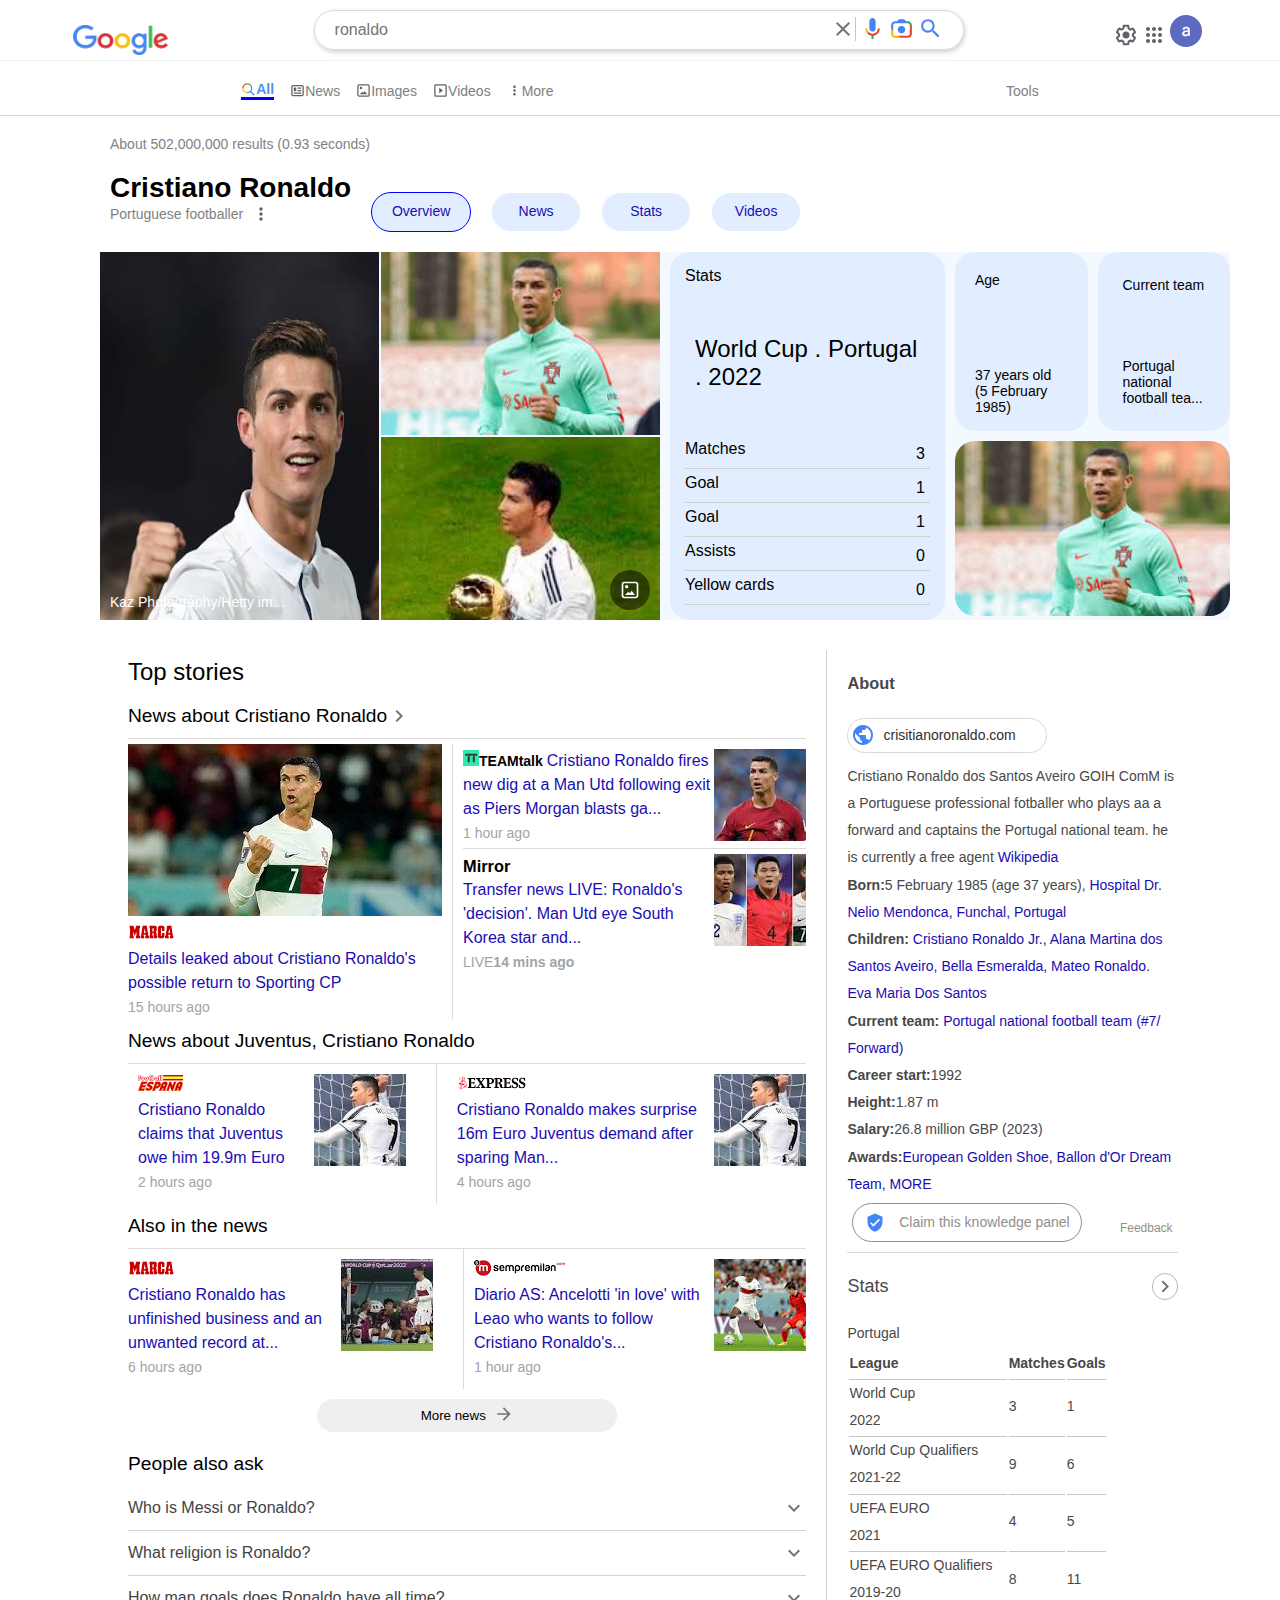
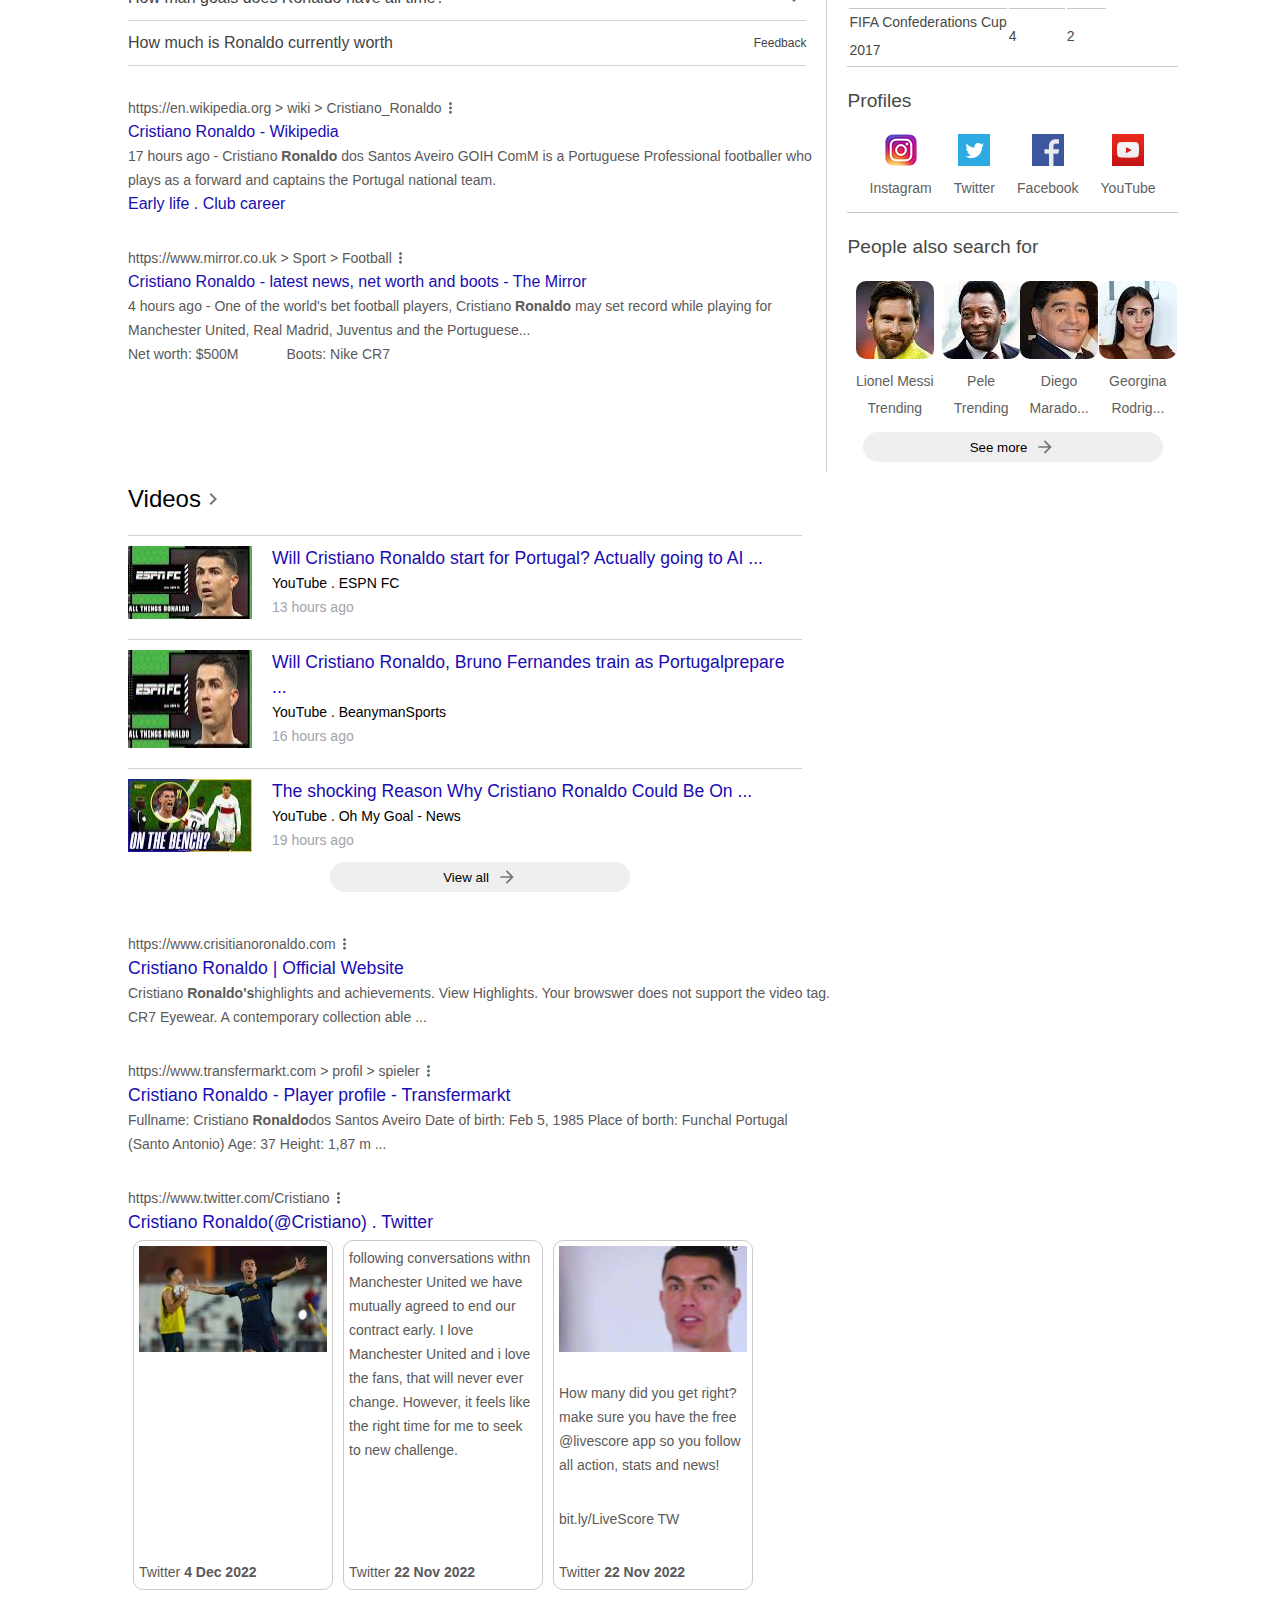
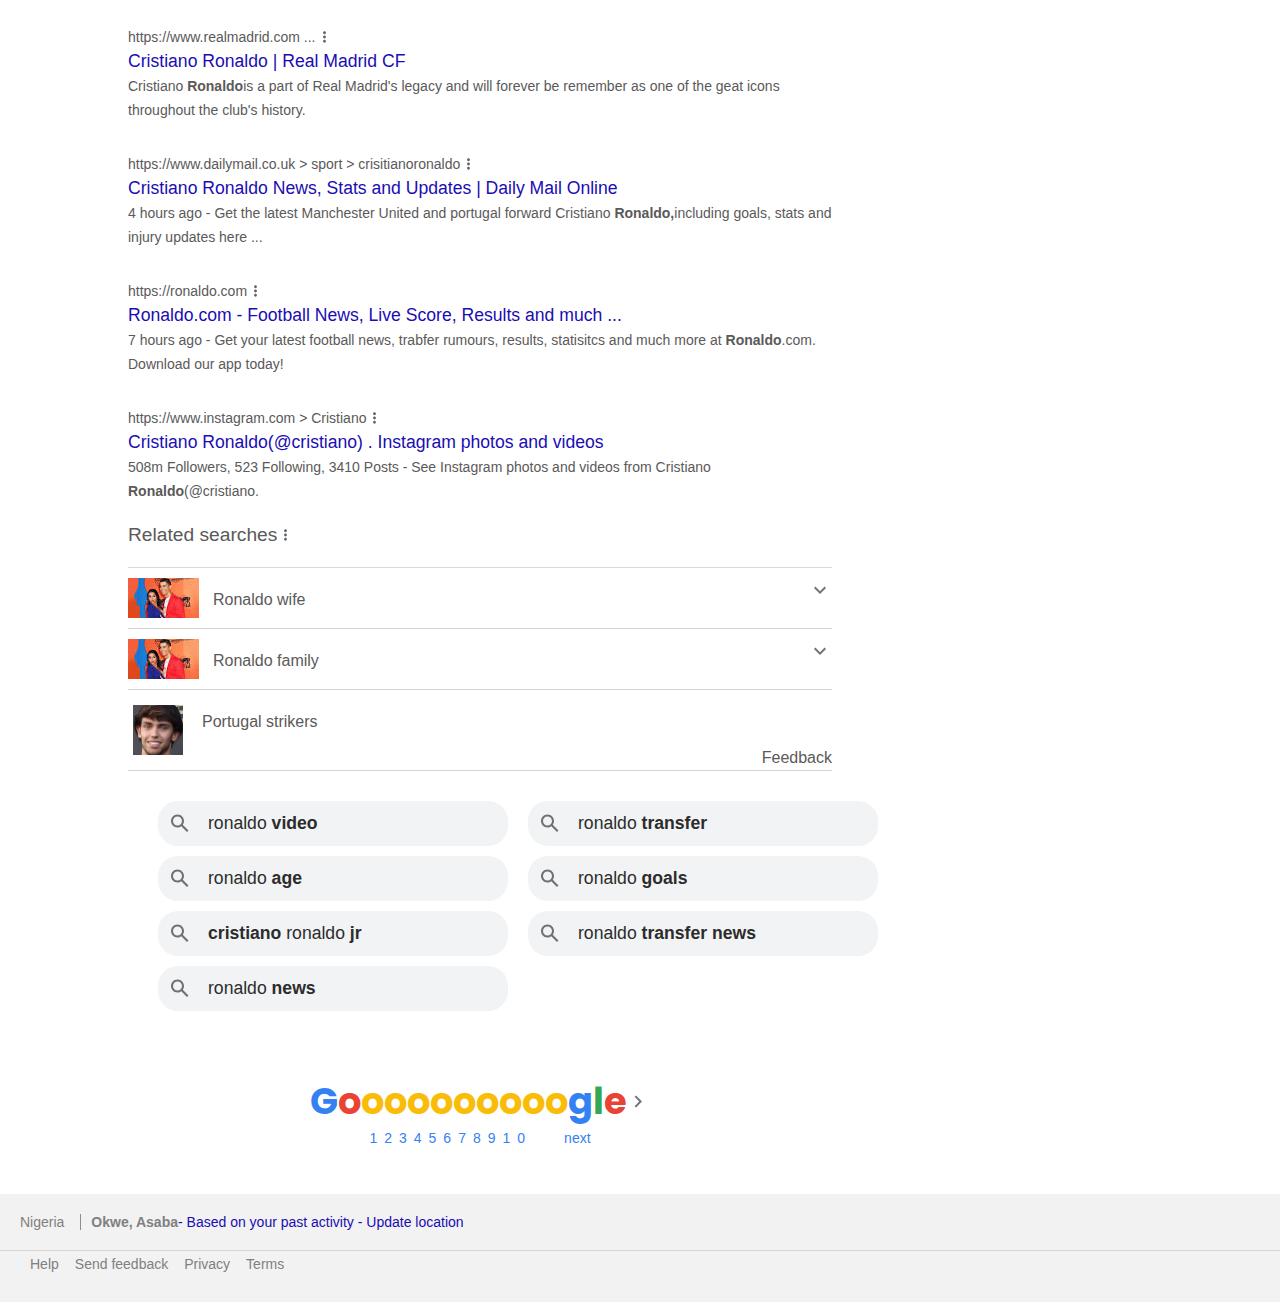
<file: index.html>
<!DOCTYPE html>
<html lang="en">
<head>
    <meta charset="UTF-8">
    <meta http-equiv="X-UA-Compatible" content="IE=edge">
    <meta name="viewport" content="width=device-width, initial-scale=1.0">
    <link rel="stylesheet" href="style.css">
    <title>Ronaldo</title>
</head>
<body>
    <header>
        <nav class="nav1"> 
            <div class="head-flex">
                <img src="/images/googl.png" alt="" class="googl">
                <div class="search-tools" >
                    <input type="text" placeholder="ronaldo">
            <div class="tools">
                    <img src="/images/clear.svg" alt=""class="camer">
                    <img src="/images/voicenote.svg" alt=""class="cam">
                    <img src="/images/searchvideo.svg" alt="" class="cam">
                    <img src="/images/search.svg" alt=""class="cam">
                </div>
                </div>
            
                <div class="search-toolsb">
                    <img src="/images/settings.svg" alt="">
                    <img src="/images/apps.svg" alt="">
                    <img src="/images/anuli.png" alt="" class="lettera">

                </div>
            </div>
        </nav>
    </header>

        <div class="nav2">
            <div class="nav2-prop">
                <div class="all"><img src="/images/search2.svg" alt=""><p>All</p></div> 
                <div><img src="images/news.svg" alt=""><p>News</p></div>
                <div><img src="/images/imageview.svg" alt=""><P>Images</P></div>
                <div><img src="/images/videosview.svg" alt=""><p>Videos</p></div>
                <div><img src="/images/moreview.svg" alt=""><p>More</p></div>
            </div>
            <div class="tools">Tools</div>
        </div>
   
        <!-- SECTION ONE -->
        <div class="main">
        <div class="figure">
            <p>About 502,000,000 results (0.93 seconds)</p>
        </div>
        <div class="cronald">
            <div class="rona">
                <h1>Cristiano Ronaldo</h1>
             <div><p>Portuguese footballer</p><img src="/images/moreview.svg" alt=""class="threedots"></div>
            </div>
            <div class="overview">
            <ul>
                <li id="over"><a href="#">Overview</a></li>
                <li> <a href="#">News</a></li>
                <li><a href="#">Stats</a></li>
                <li><a href="#">Videos</a></li>
                
            </ul>
        </div>
        </div>
        <div class="gridcontainer">
            <div class="grid-1">
                <div class="g-1"><img src="/images/ronaflex.jpeg" alt=""></div>
                <div class="g-2"><img src="/images/ronaflex2.jpeg" alt=""></div>
                <div class="g-3"><img src="/images/ronaflex3.jpeg" alt=""></div>
                <div class="kaz"><p>Kaz Photography/Hetty im...</p></div> 
                <div class="position"><img src="/images/positioncam.svg" alt=""></div>
            </div>
            
            <div class="grid-more">
                <div class="grid2">
                    <div class="stati">
                    <div><p>Stats</p></div> 
                  <div><h4>World Cup . Portugal . 2022</h4></div>       
                    <div>
                       <div class="score" > Matches<p> 3</p></div>
                       <div class="score">Goal <p> 1</p></div>
                       <div class="score">Goal <p> 1</p></div>
                       <div class="score">Assists <p> 0</p></div>
                       <div class="score">Yellow cards<p> 0</p></div>
                    </div> 
                </div>   
                </div>
                <div class="grid3">
                    <div class="age">
                        <div>Age</div>
                        <div><p>37 years old (5 February 1985)</p></div></div>
                    </div>
                <div class="grid4">
                    <div class="team">
                    <div><p>Current team</p></div>
                    <div><p>Portugal national football tea...</p></div></div>
                </div>
                <div class="grid5">
                    <img src="/images/ronaflex3.jpeg" alt="">
                </div>
            </div>

            
        </div> 
    </div>
        <!-- SECTION TWO -->
        <div class="double-flex">
            <div class="sec2-container">
            <div class="twintop">
                <div class="top">
                <h3>Top stories</h3>
             <div class="cr7"><p>News about Cristiano Ronaldo</p><img src="/images/stats.svg" alt=""></div>
            </div>
            <div class="top1">
                <div class="marca">
                    <img src="/images/rona4.jpeg" alt="">
                    <img src="/images/marca.png" alt=""><div> <a href="#">Details leaked about Cristiano Ronaldo's possible return to Sporting CP</a></div><p class="lastseen">15 hours ago</p></div> 
                
                    <div class="top1flex">
                    <div class="ttalk">
                        <div>
                        <img src="/images/tt.png" alt=""><span>TEAMtalk</span>
                       <a href="#">Cristiano Ronaldo fires new dig at a Man Utd following exit as Piers Morgan blasts ga...</a>
                        <p class="lastseen">1 hour ago</p></div>
                        <div><img src="/images/ttimage.jpeg" alt=""></div>
                    </div>
                    <div class="mirror">
                        <div>
                        <h3>Mirror</h3>
                        <a href="">Transfer news LIVE: Ronaldo's 'decision'. Man Utd eye South Korea star and...</a>
                        <div class="lastseen">LIVE<span>14 mins ago</span></div></div>
                        <div><img src="/images/mirrror.jpeg" alt=""></div>

                    </div>
                </div>
            </div>
            
            <p class="ronanews">News about Juventus, Cristiano Ronaldo</p>
            <div class="top2flex">

                <div class="espana">
                    <div class="esp">
                    <img src="/images/espana.png" alt="">
                  <div>  <a href="">Cristiano Ronaldo claims that Juventus owe him 19.9m Euro </a></div>
                    <p class="lastseen">2 hours ago</p></div>
                    <div><img src="/images/rona5.jpeg" alt=""></div>

                </div>
                <div class="express">
                    <div>
                        <img src="/images/express.png" alt="">
                      <div>  <a href="">Cristiano Ronaldo makes surprise 16m Euro Juventus demand after sparing Man...</a></div>
                        <p class="lastseen">4 hours ago</p>
                    </div>
                    <div>
                        <img src="/images/rona5.jpeg" alt="">
                    </div>
                </div>
            </div> 
            <p class="ronanews">Also in the news</p>
            <div class="top3flex">
                <div class="marca2">
                    <div>
                    <img src="/images/marca.png" alt="">
                    <div><a href="">Cristiano Ronaldo has unfinished business and an unwanted record at...</a></div><p class="lastseen">6 hours ago</p></div>
                    <div><img src="/images/rona6.jpeg" alt=""></div>

                </div>
                <div class="border "></div>
                <div class="semper">
                    <div><img src="/images/semper.png" alt="">
                    <div><a href="">Diario AS: Ancelotti 'in love' with Leao who wants to follow Cristiano Ronaldo's...</a></div><p class="lastseen">1 hour ago</p></div>
                    <div><img src="/images/rona7.jpeg" alt=""></div>
                </div>
            </div>
            <div class="rona-btn"><button>More news <p> <img src="/images/morearrow.svg" alt=""></p></button></div>
        </div>
        
            <p class="ronanews">People also ask</p>
            <div class="queryall">
                <div class="query" >Who is Messi or Ronaldo? <img src="/images/arrowdown.svg" alt=""></div>
                <div class="query">What religion is Ronaldo? <img src="/images/arrowdown.svg" alt=""></div>
                <div class="query">How man goals does Ronaldo have all time? <img src="/images/arrowdown.svg" alt=""></div>
                <div class="query">How much is Ronaldo currently worth <p class="feed"> Feedback</p></div>
        </div>
        <div class="more-site">
            <div class="htp">https://en.wikipedia.org > wiki > Cristiano_Ronaldo<img src="/images/moreview.svg" alt=""class="threedots"></div>

            <div><a href="#">Cristiano Ronaldo - Wikipedia</a></div>
             <p class="dot">17 hours ago - Cristiano <b>Ronaldo</b> dos Santos Aveiro GOIH ComM is a Portuguese Professional footballer who plays as a forward and captains the Portugal national team.</p>
             <div><a href="#">Early life . Club career</a></div>
        </div>
        <div class="more-site">
            <div class="htp">https://www.mirror.co.uk > Sport > Football<img src="/images/moreview.svg" alt=""class="threedots"></div>
            <div><a href="#">Cristiano Ronaldo - latest news, net worth and boots - The Mirror</a></div>
             <p>4 hours ago - One of the world's bet football players, Cristiano <b>Ronaldo</b> may set record while playing for Manchester United, Real Madrid, Juventus and the Portuguese...</p>
             <div class="jflex">Net worth: $500M <p>Boots: Nike CR7</p></div>
        </div>
    </div>
      

                <div class="aside">
               
                    <h3>About</h3>
                        <div>
                        <div class="globe"><img src="/images/blueglobe.svg" alt=""><p><a href="#">crisitianoronaldo.com</a> </p></div>
                    </div>
                    <div class="cristo">
                        <p>Cristiano Ronaldo dos Santos Aveiro GOIH ComM is a Portuguese professional fotballer who plays aa a forward and captains the Portugal national team. he is currently a free agent <a href="#">Wikipedia</a></p>
                    </div>
                    <div><span> Born:</span>5 February 1985 (age 37 years), <a href="#">Hospital Dr. Nelio Mendonca, Funchal, Portugal</a></div>
                    <div>
                       <span> Children:</span> <a href="">Cristiano Ronaldo Jr., Alana Martina dos Santos Aveiro, Bella Esmeralda, Mateo Ronaldo. Eva Maria Dos Santos</a>
                    </div>
                    <div>
                       <span> Current team:</span> <a href="">Portugal national football team (#7/ Forward)</a>
                    </div>
                    <div><span> Career start:</span>1992</div>
                    <div><span> Height:</span>1.87 m</div>
                    <div><span> Salary:</span>26.8 million GBP (2023)</div>
                    <div><span> Awards:</span><a href="#">European Golden Shoe, Ballon d'Or Dream Team, MORE</a></div>
                    <div class="claims">
                        <div class="tick">
                        <img src="/images/tick.svg" alt=""><p>Claim this knowledge panel</p></div>
                        <div class="feed">Feedback</div>
                    </div>
                    <div class="table">
                        <div class="stats">
                         <p>Stats</p> <img src="/images/stats.svg" alt=""></div>
                        <p>Portugal</p>
                        <table>
                            <tr>
                                <th>League</th>
                                <th>Matches</th>
                                <th>Goals</th>
                            </tr>
                            <tr>
                                <td>World Cup <p>2022</p></td>
                                <td>3</td>
                                <td>1</td>
                            </tr>
                            <tr>
                                <td>World Cup Qualifiers <p>2021-22</p></td>
                                <td>9</td>
                                <td>6</td>
                            </tr>
                            <tr>
                                <td>UEFA EURO <p>2021</p></td>
                                <td>4</td>
                                <td>5</td>
                            </tr>
                            <tr>
                                <td>UEFA EURO Qualifiers <p>2019-20</p></td>
                                <td>8</td>
                                <td>11</td>
                            </tr>
                            <tr>
                                <td>FIFA Confederations Cup <p>2017</p></td>
                                <td>4</td>
                                <td>2</td>
                            </tr>
                        </table>
        
                    </div>
                    <div class="profile">
                        <p class="pro">Profiles</p>
                        <div class="connect">
                            <ul>
                                <li><img src="/images/insta.png" alt=""><p><a href="">Instagram</a></p></li>
                                <li><img src="/images/tweet.png" alt=""><p><a href=""> Twitter</a></p></li>
                                <li><img src="/images/fb.png" alt=""><p><a href=""> Facebook</a></p></li>
                                <li><img src="/images/youtu.png" alt=""><a href=""> <p>YouTube</a></p></li>
                            </ul>
                        </div>
                    </div>
                    <div class="celeb">
                        <p class="gallery">People also search for</p>
                        <div class="icon">
                            <ul>
                                <li><img src="/images/messi.jpeg" alt=""><p><a href=""> Lionel Messi Trending</a></p></li>
                                <li><img src="/images/pele.jpeg" alt=""><p><a href=""> Pele Trending</a></p></li>
                                <li><img src="/images/diego.jpeg" alt=""><p><a href="">Diego Marado...</a</p></li>
                                <li><img src="/images/georg.jpeg" alt=""><p><a href=""> Georgina Rodrig...</a></p></li>
                            </ul>
                        </div>
                        <div class="rona-btn"><button>See more <img src="/images/morearrow.svg" alt=""></button></div>
                    </div>
        
        
                    </div>
                   

            </div>
            <div class="vid-container">
            <div class="videos">
                <div class="htp">
                Videos <p><img src="/images/stats.svg" alt=""></p></div>
                <div class="vid-flex">
                    <img src="/images/vidflex.jpg" alt="">
                    <div class="vid-flex2">
                        <a href="">Will Cristiano Ronaldo start for Portugal? Actually going to AI ...</a>
                        <p>YouTube . ESPN FC</p>
                        <p class="lastseen">13 hours ago</p>
                    </div>
                </div>

            <div class="vid-flex">
                <img src="/images/vidflex.jpg" alt="">
                <div class="vid-flex2">
                    <a href="">Will Cristiano Ronaldo, Bruno Fernandes train as Portugalprepare ...</a>
                    <p>YouTube . BeanymanSports</p>
                    <p class="lastseen">16 hours ago</p>
                </div>

            </div>
            <div class="vid-flex">
                <img src="/images/vid3flex.jpg" alt="">
                <div class="vid-flex2">
                    <a href="">The shocking Reason Why Cristiano Ronaldo Could Be On ...</a>
                    <p>YouTube . Oh My Goal - News</p>
                    <p class="lastseen">19 hours ago</p>
                </div>

            </div>
            
        </div>
            <div class="rona-btn"><button>View all <img src="/images/morearrow.svg" alt=""></button></div>

        
        <div class="more-site">
            <div class="htp">https://www.crisitianoronaldo.com<img src="/images/moreview.svg" alt=""class="threedots"></div>
            <div><a href="#">Cristiano Ronaldo | Official Website</a></div>
             <p>Cristiano <b>Ronaldo's</b>highlights and achievements. View Highlights. Your browswer does not support the video tag. CR7 Eyewear. A contemporary collection able ...</p>
             
        </div>
        <div class="more-site">
            <div class="htp">https://www.transfermarkt.com > profil > spieler<img src="/images/moreview.svg" alt=""class="threedots"></div>
            <div><a href="#">Cristiano Ronaldo - Player profile - Transfermarkt</a></div>
             <p>Fullname: Cristiano <b>Ronaldo</b>dos Santos Aveiro Date of birth: Feb 5, 1985 Place of borth: Funchal Portugal (Santo Antonio) Age: 37 Height: 1,87 m ...</p>
        </div>

        <div class="more-site">
            <div class="htp">https://www.twitter.com/Cristiano<img src="/images/moreview.svg" alt=""class="threedots"></div>
            <a href="#">Cristiano Ronaldo(@Cristiano) . Twitter</a>
            <div class="tweet-container">
                <div class="tweettweet">
                    <img src="/images/twitflex1.jpeg" alt="">
                    <p>Twitter <span>4 Dec 2022</span></p>

                </div>
                <div class="tweettweet">
                    <p>following conversations withn Manchester United we have mutually agreed to end our contract early.
                        I love Manchester United and i love the fans, that will never ever change. However, it feels like the right time for me to seek to new challenge.
                    </p>
                    <p>Twitter <span>22 Nov 2022</span></p>
                </div>
                <div class="tweettweet">
                    <img src="/images/tweetrona.jpeg" alt="">
                    <p>How many did you get right? make sure you have the free @livescore app so you follow all action, stats and news!</p>
                    <p>bit.ly/LiveScore TW</p>
                    <p>Twitter <span>22 Nov 2022</span></p>
                </div>

            </div>



        </div>
        <div class="more-site">
            <div class="htp">https://www.realmadrid.com  ... <img src="/images/moreview.svg" alt=""class="threedots"></div>
            <div><a href="#">Cristiano Ronaldo | Real Madrid CF</a></div>
             <p>Cristiano <b>Ronaldo</b>is a part of Real Madrid's legacy and will forever be remember as one of the geat icons throughout the club's history.</p>
        </div>
        <div class="more-site">
            <div>
                <div class="htp">https://www.dailymail.co.uk > sport > crisitianoronaldo<img src="/images/moreview.svg" alt=""class="threedots"></div>
                <div><a href="#">Cristiano Ronaldo News, Stats and Updates | Daily Mail Online</a></div>
                 <p>4 hours ago - Get the latest Manchester United and portugal forward Cristiano <b>Ronaldo,</b>including goals, stats and injury updates here  ...</p>
            </div>
            <div class="more-site">
                <div class="htp">https://ronaldo.com<img src="/images/moreview.svg" alt=""class="threedots"></div>
                <div><a href="#">Ronaldo.com - Football News, Live Score, Results and much ...</a></div>
                 <p>7 hours ago - Get your latest football news, trabfer rumours, results, statisitcs and much more at <b>Ronaldo</b>.com. Download our app today!</p>
            </div>
            <div class="more-site">
                <div class="htp">https://www.instagram.com > Cristiano<img src="/images/moreview.svg" alt="" class="threedots"></div>
                <div><a href="#">Cristiano Ronaldo(@cristiano) . Instagram photos and videos</a></div>
                 <p>508m Followers, 523 Following, 3410 Posts - See Instagram photos and videos from Cristiano <b>Ronaldo</b>(@cristiano.</p>
            </div>
           
                <div class="rel-search">
                <p>Related searches</p>
                <img src="/images/moreview.svg" alt="" class="threedots">
            </div>

            <div class="morepeep">
                <div>
                    <div class="striker"><div class="fan"> <img src="/images/wife.jpeg" alt=""><p> Ronaldo wife</p></div><p><img src="/images/arrowdown.svg" alt=""></p></div>
                    <div class="striker"><div class="fan"> <img src="/images/wife.jpeg" alt=""><p> Ronaldo family</p></div><p><img src="/images/arrowdown.svg" alt=""></p></div>
                    <div  class="striker"><div class="fan"> <img src="/images/striker.jpeg" alt="" id="strike"><p> Portugal strikers </p></div><p class="feed">Feedback</p></div>
                </div>
    
            </div>
            <div class="ronald">
                <div>
                <ul>
                    <li> <img src="/images/find.svg" alt=""><p><a href=""> ronaldo <span> video </span></a></p></li>
                    <li><img src="/images/find.svg" alt=""> <p><a href=""> ronaldo <span> age</span></a></p></li>
                    <li><img src="/images/find.svg" alt=""><p><a href=""> <span> cristiano</span> ronaldo <span> jr</span></a></p></li>
                    <li> <img src="/images/find.svg" alt=""><p> <a href=""> ronaldo <span> news</span></p></a></li>
                    </ul>
                </div>
                <div>
                    <ul>
                    <li><img src="/images/find.svg" alt=""><p><a href=""> ronaldo <span> transfer</span></a></p></li>
                    <li><img src="/images/find.svg" alt=""><p><a href=""> ronaldo <span> goals</span></a></p></li>
                    <li><img src="/images/find.svg" alt=""><p><a href=""> ronaldo <span> transfer news</span></a></p></li>
                </ul>
            </div>
               
            </div>

        </div>
        <div class="g-design">
            <div class="d-goog">
                <p><span class="gblue">G</span><span class="o-red">o</span><span class="o-yelo">ooooooooo</span><span class="gblue">g</span><span class="lgreen">l</span><span class="o-red">e</span></p>
                <img src="/images/stats.svg" alt="">
            </div>

            <div class="d-flex">
            <div class="d-fig"><p>12345678910</p></div>
           <div> <p>next</p></div>
        </div>
        </div>
    </div>

</div>

       <!-- FOOTER SECTION -->
        <footer class="foot">
            <div class="first">
                <p>Nigeria</p>
                <div class="location"><p> <span>Okwe, Asaba  </span></p><a href=""> - Based on your past activity  - Update location</a></div>
            </div>
            <div class="sec">
                <ul>
                    <li>Help</li>
                    <li>Send feedback</li>
                    <li>Privacy</li>
                    <li>Terms</li>
                </ul>
            </div>

        </footer>
   
</body>
</html>
</file>
<file: style.css>
@import url('https://fonts.googleapis.com/css2?family=Montserrat:wght@300;400;500&family=Poppins:wght@100;200;300;400;500;600&display=swap');

*{
    box-sizing: border-box;
    margin: 0%;
    padding: 0%;
}
body{
    font-size: 14px;
    font-family: Arial, Helvetica, sans-serif;
}
a{
    color: #1a0db3;
    text-decoration: none;
    font-size: 14x;
}
a:hover{
    text-decoration: underline;
}
.main{
    margin: 10px 50px 10px 100px; 
}
header{
    position: sticky;
    top: -0.1rem;
    z-index: 1;
    background-color: white;
    margin-bottom: -5px;
    border-bottom: 1px solid rgb(245, 244, 244);
}
/* HEADER STYLES */

.nav1{
    background-color: white;
    margin:10px 0 5px;
}
.nav1 .googl{
    width: 95px; 
    height: 30px;
    align-self: flex-end;
    

}
.nav1 .cam{
    width: 25px;
}
.nav1 .camer{
    border-right: 1px solid rgb(201, 199, 199);
}
.head-flex{
    display: flex;
    flex-direction: row;
    justify-content: space-around; 
    
}
.search-tools input{
    border-style: none;
    outline: none;
    margin: 20px;
    font-size: 16px;
}
.search-tools .tools{
    padding: 20px;
    margin-left: 10px;
    
}
.nav1 .search-tools{
    display: flex;
    justify-content: space-between;
    border: 1px solid;
    border-color: rgb(221, 218, 218);
    width: 650px;
    height: 40px;
    border-radius: 30px;
    box-shadow: 1px 2px 5px rgba(0,0,0, 0.2) ;
    align-items: center;
}
.search-toolsb{
    margin:5px;
    
}
.search-toolsb .lettera{
    border-radius: 50px;

}
.nav2{
    display: flex;
    justify-content: space-around;
    align-items: center;
    margin-top: 10px;
    padding: 15px;
    border-bottom: 1px solid;
    border-color: rgb(213, 211, 211);
    color: gray;
    
}

.nav2-prop {
    display: flex;
    gap: 1rem;
}
.nav2-prop img{
    width: 15px;
}

.nav2-prop div {
    display: flex;
    align-items: center; 
}
.nav2-prop .all{
    font-weight: bold;
    color: #4f93ed;
    border-bottom: 3px solid blue;
}

/* SECTION ONE STYLES */
.figure{
    color: rgb(129, 130, 131);
    font-size: 14px;
    padding: 10px;
}
.rona div{
    display: flex; 
    align-items: center;
    font-size: 14px;
    color: gray;
    gap: 0.5rem;
}
.rona img{
    width: 20px;

}
.cronald{
    display: flex;
    padding: 10px;
}
.cronald .overview ul{
    display: flex;
    list-style-type: none;

}
.overview{
    padding-top: 10px;
}
.overview li{
    color:#3481f3;
    padding-top: 10px;
    border: 1px solid;
    border-radius: 30px;
    width: 90px;
    height: 40px;
    text-align: center;
    background-color: #e2eeff;
    margin: 10px;
    border-color: white;
}
.overview li:hover{
    background-color: #c2d4ef;
}
#over{
    width: 100px;
    height:40px;
    padding-top: 10px;
    border-color: blue;
}
.cronald .rona{
    padding-right: 10px;
}
.rona p{
    align-items: center;
}

.grid-1 {
    display: grid;
    grid-template-columns: repeat(4, 1fr);
    grid-template-rows: repeat(2, 1fr);
    gap: 2px;
    position: relative;
}

.grid-1 .g-1 {
    grid-row: 1 /span 2;
    grid-column: 1 / span 2;
}

.grid-1 .g-2 {
    grid-row: 2;
    grid-column: 3 / span 2;
}

.grid-1 .g-3 {
    grid-row: 1;
    grid-column: 3 / span 2;
}

.grid-1 img {
    width: 100%;
    height: 100%;
}
.grid-more{
    display: grid;
    grid-template-columns: repeat(4, 1fr);
    grid-template-rows: repeat(2, 1fr);
    gap: 10px;
}

.grid2 {
    grid-row: 1/ span 2;
    grid-column: 1 / span 2;
}

.grid5 {
    grid-row: 2;
    grid-column: 3/ span 2;
}


.gridcontainer{
    background-color:#f4f8ff ;
    display: grid;
    grid-template-columns: repeat(2, 1fr);
    width: 100%;
    gap: 10px;
    
}

.grid1 img{
    border-radius: 20px;
}
.position{
    position: absolute;
    bottom: 10px;
    right: 10px;
    display: grid;
    place-content: center;
    width: 40px;
    height: 40px;
    border-radius: 50%;
    background-color: rgba(0,0,0,0.5);
}  

.position img {
    width: 20px;
    height: 20px;
}
 
.kaz{
    position: absolute;
    bottom: 10px;
    left: 10px;
    color:white;
}

.grid2{
    border-radius: 20px;
    background-color: #e2eeff;
    padding: 10px;
}
.grid2:hover{
    background-color: rgb(222, 222, 238);
}
.grid2 .stati p{
    padding: 5px; 
    font-size: 1rem;
}
.stati{
    display: flex;
    flex-direction: column;
    justify-content: space-between;
    height: 100%;
}
.stati h4{
    font-size: 1.5rem;
    font-weight: 100;
    padding: 15px ;
    text-align: left;
}
.score{
   display: flex;
   flex-direction: row;
   justify-content: space-between;
   margin: 5px;
   border-bottom: 1px solid rgb(207, 208, 209);
   font-size: 1rem;

}
.grid3{
    border-radius: 20px;
    background-color: #e2eeff;
}
.grid3:hover{
    background-color: rgb(222, 222, 238);
}

.grid3 .age{
    margin: 20px;
    
}
.grid4{
    border-radius: 20px;
    background-color: #e2eeff;
    padding: 10px;
}
.grid4:hover{
    background-color: rgb(222, 222, 238);
}
.age{
    display: flex;
    flex-direction: column;
    justify-content: space-between;
    height: 80%;
}
.team{
    display: flex;
    flex-direction: column;
    justify-content: space-between;
    height: 100%;
    padding: 15px;
}

.grid5 img{
    border-radius: 20px;
    width: 100%;
}
/* SECTION TWO STYLES */
.sec2-container{
    margin-left: 10%;
    width: 60%;
    line-height: 1.5rem;

}
.sec2-container a{
    font-size: 1rem;
}
.top h3{
    font-size: 1.5rem;
    font-weight: 100;
    padding: 10px 0;
}
.top .cr7{
    font-size: 1.2rem;
    display: flex;
    align-items: center;
    padding: 10px 0;
    
}
.top1{
    display: flex;
    border-top: 1px solid rgb(221, 218, 218);
    padding-top: 5px;
}
.marca{
    padding-right: 10px;
    border-right: 1px solid  rgb(221, 218, 218);
   
} 
.ttalk{
    display: flex;
    border-bottom: 1px solid rgb(221, 218, 218);
    margin:5px 0 0 10px;
}
.mirror{
    display: flex;
    margin: 5px 0 0 10px;
}
.double-flex{
    display:flex;
    justify-content: space-between;
    margin-top: 30px;   
}
.twintop{
    padding-right: 20px;
}
.ronanews{
    font-size: 1.2rem;
    padding: 10px 0;
}
.espana{
    display: flex;
    padding: 10px;
}
.express{
    display: flex;
    margin-left: 20px;
    padding: 10px 0 10px 20px;
    border-left: 1px solid rgb(221, 218, 218);
}
.top2flex{
    display: flex;
    border-top: 1px solid rgb(221, 218, 218);
}
.marca2{
    display: flex;
    padding: 10px 30px 10px 0;  
}
.semper{
    display: flex;
    padding:10px 0 10px 10px ;
    border-left: 1px solid rgb(221, 218, 218); 

}
.top3flex{
    display: flex;
    border-top: 1px solid rgb(221, 218, 218);
    
}
.lastseen{
    color: #a1a4a7;
}
.rona-btn{
    padding: 10px;
    display: flex;
    justify-content: center;

}
.rona-btn button{
    width: 300px;
    border-radius: 20px;
    border-style: none;
    display: flex;
    justify-content: center;
    align-items: center;
    padding: 5px;
    gap: 0.5rem;
}
.rona-btn button:hover{
    background-color:rgb(235, 235, 235) ;
} 
.rona-btn button img{
    width: 20px;
}
.jflex{
    display: flex;
    gap: 3rem;
}
.vid-container{
    margin-left: 10%;
    width: 55%;
    line-height: 1.5rem;
}
.vid-container a{
    font-size: 1.1rem;
}
.vid-flex{
    display: flex;
    margin-top: 20px ;
    margin-right: 30px;
    padding-top: 10px;
    border-top:1px solid rgb(214, 210, 210)  ;
}
.vid-flex2{
    padding-left: 20px;
}
.videos .htp{
    padding-top: 15px;
    font-size: 1.5rem;
}
.query{
    display: flex;
    justify-content: space-between;
    border-bottom:1px solid rgb(214, 210, 210)  ;
    padding: 10px 0;
    font-size: 1rem;
    color: #434344;
}
.queryall{
    margin-right: 20px;
}
.more-site{
    margin-top: 30px;
    color: rgb(91, 89, 89);
}
.htp{
    display: flex;

}
.tweet-container{
    display: flex;
}
.tweettweet{
    display: flex;
    flex-direction: column;
    justify-content: space-between;
    border: 1px solid rgb(205, 202, 202);
    margin: 5px;
    height:350px ;
    width: 200px;
    border-radius: 10px;
    padding: 5px;
}
.rel-search{
    display: flex;
    font-size: 1.2rem;
    padding: 20px 0;
    border-bottom:1px solid rgb(219, 217, 217)  ;
 }
 .threedots{
    width: 17px;

 }
 .morepeep p{
    font-size: 1rem;
    padding-top: 10px;

 }
.striker{
    display: flex;
    justify-content: space-between;
    align-content: center;
    border-bottom:1px solid rgb(214, 210, 210)  ;
}
.striker .fan{
   display: flex;
   justify-content: center;
   align-content: center;
   gap: 1em;
   padding: 10px 0;
}
#strike{
    width: 60px;
    padding: 5px;
}
.ronald{
    margin: 20px;
    display: flex;
}
.ronald ul{
   list-style-type: none;
   align-items: center;
  
}
.ronald ul li{
    display: flex;
    align-content: center;
    gap: 1rem;
    border-radius: 20px;
    background-color: #f1f3f4;
    font-size: 16px;
    padding: 10px;
    width: 350px;
    margin: 10px;
}
.ronald a{
    color: rgb(45, 44, 44);
}
span{
    font-weight: bold;
}
/* ASIDE STYLES */
.aside{
    border-left: 1px solid;
    border-color: rgb(214, 210, 210);
    padding-left: 20px; 
    line-height: 1.7rem;
    width: 30%;
    margin-right: 8%;
    color: rgb(73, 72, 72);
}
.aside h3{
    padding: 20px 0;

}
.cristo{
    padding-top: 10px;
}
.globe{
    display: flex;
    align-items: center;
    gap: 0.5rem;
    border: 1px solid;
    border-radius: 20px;
    border-color: rgb(219, 215, 215);
    padding: 3px;
    width: 200px;

}
.globe a{
    color: rgb(48, 47, 47);
}
.claims{
    display: flex;
    justify-content: space-between;
    padding: 5px;
    color: rgb(144, 142, 142);
    margin-bottom: 5px;
}
.tick{
    display: flex;
    border: 1px solid;
    gap:1em ;
    padding: 5px;
    justify-content: center;
    border-radius: 20px;
    width: 230px;
}
.tick:hover{
    background-color:rgb(235, 235, 235) ;
}
.tick img{
    width: 20px;
}
.feed{
    align-self: flex-end;
    font-size: 12px;
}
.stats{
    display: flex;
    justify-content: space-between;
    font-size: 18px;
    border-top: 1px solid;
    border-color: rgb(219, 215, 215);
    padding: 20px 0px;
}
table td{
    border-top: 1px solid rgb(200, 199, 199); 
}
table th{
    text-align: left;
}
.stats img{
    border: 1px solid;
    border-radius: 50px;
    border-color: rgb(186, 182, 182);
}
.profile .pro{
    font-size: 1.2rem;
    padding: 20px 0;
    border-top: 1px solid  rgb(200, 199, 199);
}
.connect{
    padding-bottom: 10px;
    border-bottom: 1px solid rgb(200, 199, 199);
}
.connect ul{
    display: flex;
    justify-content: space-evenly;
    list-style-type: none;
    text-align: center;
}
.connect a{
    color: rgb(97, 96, 96);
}
.celeb .gallery{
    font-size: 1.2rem;
    margin: 20px 0;
 
}
.icon ul{
    display: flex;
    justify-content:space-between;
    list-style-type: none;
    text-align: center;
}
.icon a{
    color: rgb(97, 96, 96); 
}
.icon img{
    border-radius: 10px;
}
.g-design{
    
    display: flex;
    flex-direction: column;
    justify-content: center;
    align-items: center;
    padding: 40px 0;
    line-height: 2rem;
}
.d-flex{
    display: flex;
    color: #3481f3; 
    justify-content: space-between;
    gap: 2rem;
     
}
.d-fig{
    letter-spacing: 0.5em; 
}
.d-goog{
    display: flex;
    font-family: "Poppins", sans-serif;
    font-weight: bold;
    font-size: 2.3rem;
    line-height: 1.1;
}
.gblue{
    color: #3481f3;
}
.o-red{
    color: #ea4335;
}
.lgreen{
    color: #34a853;
}
.o-yelo{
    color: #f9bc07;
}
/* FOOTER STYLE */
.foot{
    background-color: #f2f2f2;   
}
.foot .first{
    padding: 20px;
    display: flex;
}
.first{
    gap: 1rem;
}

.first p{
   color: gray;

}
.location{
    display: flex;
    border-left: 1px solid  rgb(142, 140, 140);
    padding-left: 10px;
}
.sec ul{
    padding:5px 5px 30px 30px;
    border-top: 1px solid rgb(216, 213, 213);
    display: flex;
    color: gray;
    gap: 1rem ;
}
.sec ul li{ 
    list-style-type: none;
    
}
</file>
